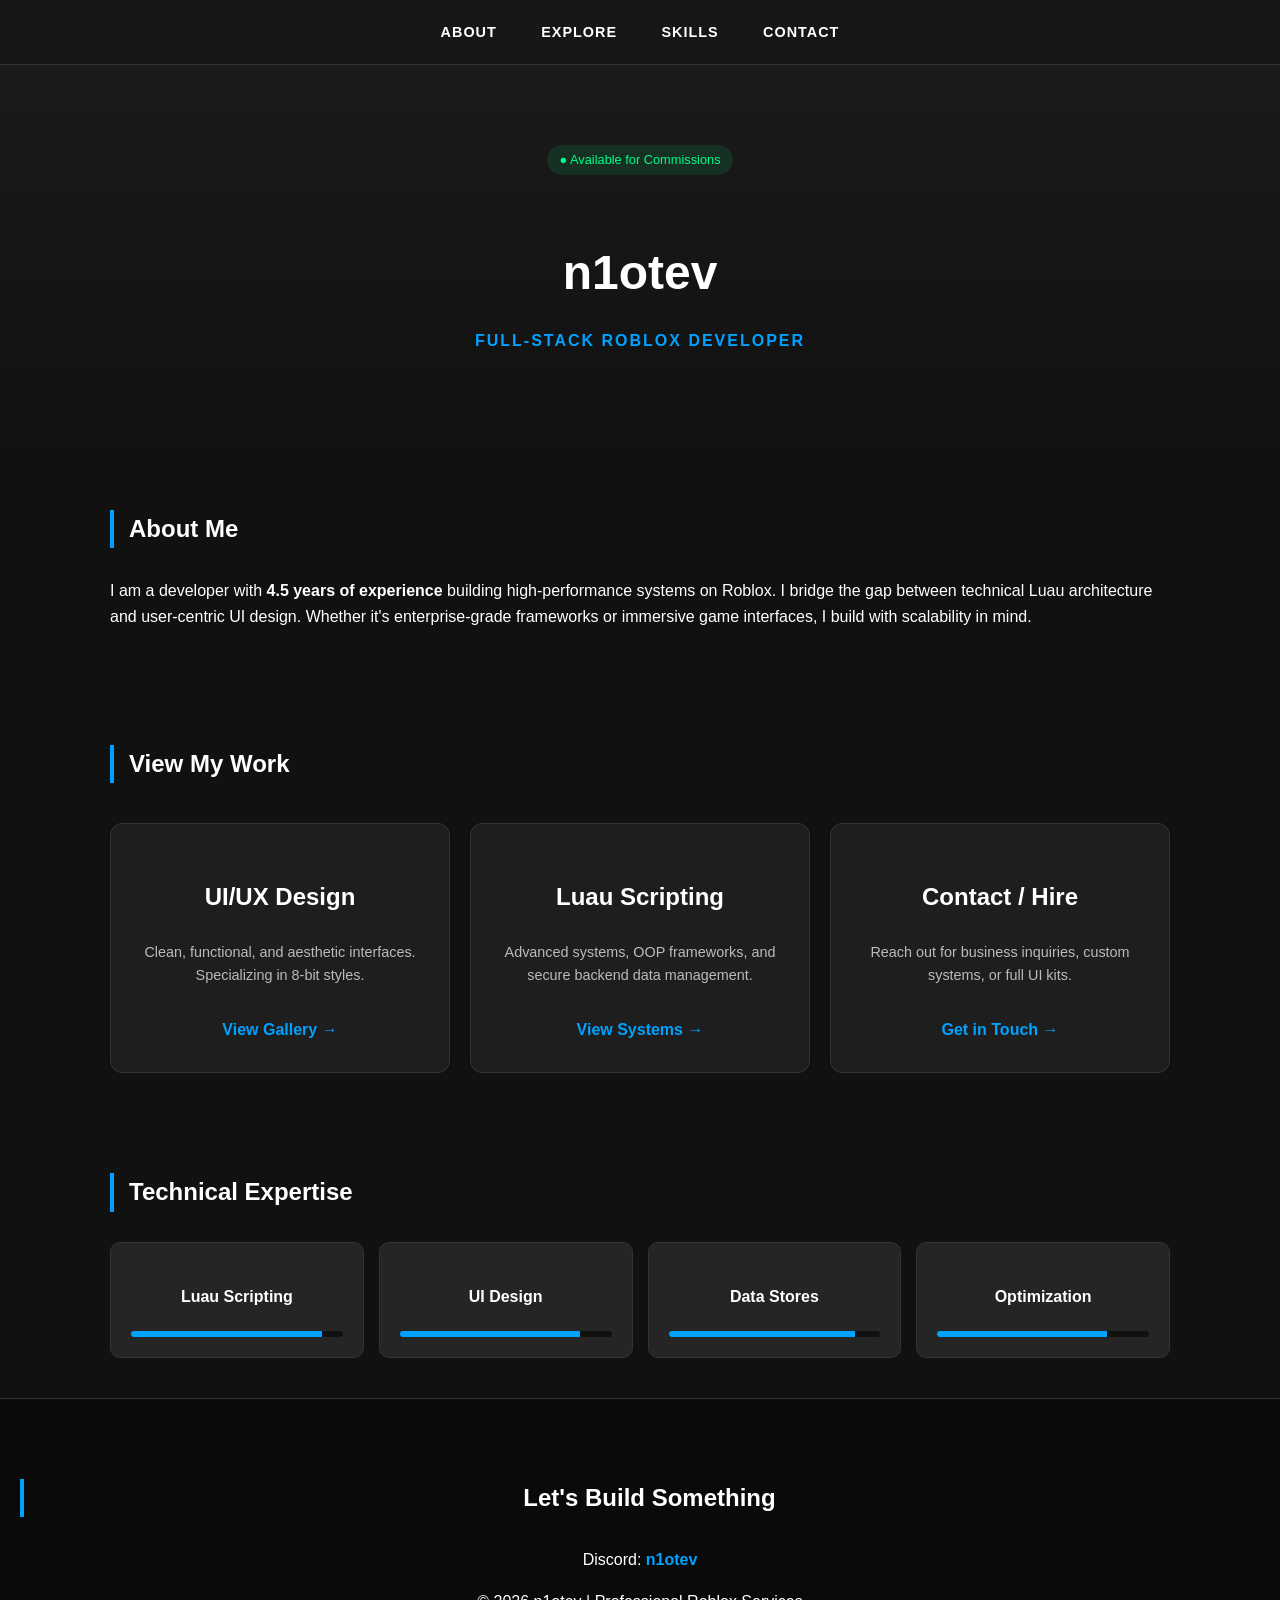
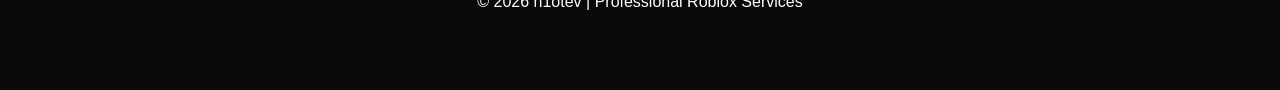
<file: index.html>
<!DOCTYPE html>
<html lang="en">
<head>
    <meta charset="UTF-8">
    <meta name="viewport" content="width=device-width, initial-scale=1.0">
    <title>n1otev | Portfolio Hub</title>
    <link rel="stylesheet" href="style.css">
    <style>
        /* General Styles for Hub */
        .hero-section {
            text-align: center;
            padding: 80px 20px;
            background: linear-gradient(180deg, #1a1a1a 0%, #111 100%);
        }

        .hero-section h1 {
            font-size: 3rem;
            margin-bottom: 10px;
            color: #fff;
        }

        .hero-section p {
            color: #00a2ff;
            font-weight: bold;
            letter-spacing: 2px;
            text-transform: uppercase;
        }

        /* Navigation Cards */
        .hub-grid {
            display: grid;
            grid-template-columns: repeat(auto-fit, minmax(280px, 1fr));
            gap: 20px;
            margin-top: 40px;
        }

        .nav-card {
            background: #1e1e1e;
            border: 1px solid #333;
            border-radius: 12px;
            padding: 30px;
            text-align: center;
            transition: 0.3s cubic-bezier(0.4, 0, 0.2, 1);
            text-decoration: none;
            color: white;
            display: flex;
            flex-direction: column;
            justify-content: center;
            min-height: 200px;
        }

        .nav-card:hover {
            border-color: #00a2ff;
            transform: translateY(-10px);
            background: #252525;
            box-shadow: 0 10px 20px rgba(0, 162, 255, 0.1);
        }

        .nav-card i {
            font-size: 2.5rem;
            color: #00a2ff;
            margin-bottom: 15px;
        }

        .nav-card h3 {
            font-size: 1.5rem;
            margin-bottom: 10px;
        }

        .nav-card p {
            font-size: 0.9rem;
            color: #bbb;
        }

        /* Skills Section */
        .skill-grid {
            display: grid;
            grid-template-columns: repeat(auto-fit, minmax(180px, 1fr));
            gap: 15px;
            margin-top: 20px;
        }

        .skill-card {
            background: #252525;
            padding: 20px;
            border-radius: 10px;
            text-align: center;
            border: 1px solid #333;
        }

        .skill-bar-bg {
            background: #111;
            height: 6px;
            border-radius: 3px;
            margin-top: 10px;
            overflow: hidden;
        }

        .skill-bar-fill {
            background: #00a2ff;
            height: 100%;
        }

        .status-badge {
            display: inline-block;
            background: rgba(0, 255, 136, 0.1);
            color: #00ff88;
            padding: 5px 12px;
            border-radius: 20px;
            font-size: 0.8rem;
            margin-bottom: 20px;
        }
    </style>
</head>
<body>

    <nav>
        <a href="#about">About</a>
        <a href="#explore">Explore</a>
        <a href="#skills">Skills</a>
        <a href="#contact">Contact</a>
    </nav>

    <section class="hero-section">
        <div class="status-badge">● Available for Commissions</div>
        <h1>n1otev</h1>
        <p>Full-Stack Roblox Developer</p>
    </section>

    <div class="container" id="about">
        <h2>About Me</h2>
        <p>I am a developer with <strong>4.5 years of experience</strong> building high-performance systems on Roblox. I bridge the gap between technical Luau architecture and user-centric UI design. Whether it's enterprise-grade frameworks or immersive game interfaces, I build with scalability in mind.</p>
    </div>

    <div class="container" id="explore">
        <h2>View My Work</h2>
        <div class="hub-grid">
            
            <a href="UIPage.html" class="nav-card">
                <h3>UI/UX Design</h3>
                <p>Clean, functional, and aesthetic interfaces. Specializing in 8-bit styles.</p>
                <span style="color: #00a2ff; margin-top: 15px; font-weight: bold;">View Gallery →</span>
            </a>

            <a href="ScriptingPage.html" class="nav-card">
                <h3>Luau Scripting</h3>
                <p>Advanced systems, OOP frameworks, and secure backend data management.</p>
                <span style="color: #00a2ff; margin-top: 15px; font-weight: bold;">View Systems →</span>
            </a>

            <a href="#contact" class="nav-card">
                <h3>Contact / Hire</h3>
                <p>Reach out for business inquiries, custom systems, or full UI kits.</p>
                <span style="color: #00a2ff; margin-top: 15px; font-weight: bold;">Get in Touch →</span>
            </a>

        </div>
    </div>

    <div class="container" id="skills">
        <h2>Technical Expertise</h2>
        <div class="skill-grid">
            
            <div class="skill-card">
                <h4>Luau Scripting</h4>
                <div class="skill-bar-bg"><div class="skill-bar-fill" style="width: 90%;"></div></div>
            </div>

            <div class="skill-card">
                <h4>UI Design</h4>
                <div class="skill-bar-bg"><div class="skill-bar-fill" style="width: 85%;"></div></div>
            </div>

            <div class="skill-card">
                <h4>Data Stores</h4>
                <div class="skill-bar-bg"><div class="skill-bar-fill" style="width: 88%;"></div></div>
            </div>

            <div class="skill-card">
                <h4>Optimization</h4>
                <div class="skill-bar-bg"><div class="skill-bar-fill" style="width: 80%;"></div></div>
            </div>

        </div>
    </div>

    <footer id="contact">
        <h2>Let's Build Something</h2>
        <div class="contact-info">
            <p>Discord: <strong>n1otev</strong></p>
            <p>&copy; 2026 n1otev | Professional Roblox Services</p>
        </div>
    </footer>

</body>
</html>
</file>
<file: style.css>
/* --- Variables for easy color changes --- */
:root {
    --bg-dark: #111111;
    --bg-card: #1e1e1e;
    --accent: #00a2ff; /* Roblox Blue */
    --accent-hover: #0081cc;
    --text-main: #ffffff;
    --text-dim: #b3b3b3;
    --border: #333333;
}

/* --- Global Styles --- */
* {
    box-sizing: border-box;
}

body {
    font-family: 'Inter', -apple-system, BlinkMacSystemFont, "Segoe UI", Roboto, sans-serif;
    line-height: 1.6;
    margin: 0;
    background-color: var(--bg-dark);
    color: var(--text-main);
    scroll-behavior: smooth;
}

.container {
    max-width: 1100px;
    margin: auto;
    padding: 40px 20px;
}

/* --- Navigation --- */
nav {
    background: rgba(25, 25, 25, 0.95);
    backdrop-filter: blur(10px);
    padding: 1.2rem;
    text-align: center;
    position: sticky;
    top: 0;
    z-index: 1000;
    border-bottom: 1px solid var(--border);
}

nav a {
    color: var(--text-main);
    text-decoration: none;
    margin: 0 20px;
    font-weight: 600;
    font-size: 0.9rem;
    text-transform: uppercase;
    letter-spacing: 1px;
    transition: color 0.2s;
}

nav a:hover {
    color: var(--accent);
}

/* --- Hero Section --- */
header {
    height: 60vh;
    display: flex;
    flex-direction: column;
    justify-content: center;
    align-items: center;
    text-align: center;
    background: linear-gradient(45deg, #111 30%, rgba(0, 162, 255, 0.1)), 
                url('your-banner.jpg'); /* Add your game banner here */
    background-size: cover;
    background-position: center;
}

header h1 {
    font-size: 3rem;
    margin-bottom: 10px;
}

header p {
    color: var(--accent);
    font-size: 1.2rem;
    font-weight: bold;
}

/* --- Portfolio Grid --- */
h2 {
    border-left: 4px solid var(--accent);
    padding-left: 15px;
    margin-bottom: 30px;
}

.grid {
    display: grid;
    grid-template-columns: repeat(auto-fit, minmax(320px, 1fr));
    gap: 25px;
}

.card {
    background: var(--bg-card);
    border-radius: 12px;
    overflow: hidden;
    border: 1px solid var(--border);
    transition: all 0.3s ease;
}

.card:hover {
    transform: translateY(-8px);
    border-color: var(--accent);
    box-shadow: 0 10px 20px rgba(0,0,0,0.5);
}

.card img {
    width: 100%;
    height: 200px;
    object-fit: cover;
}

.card-content {
    padding: 20px;
}

.card-content h3 {
    margin-top: 0;
}

.card-content p {
    color: var(--text-dim);
    font-size: 0.95rem;
}

/* --- Buttons --- */
.btn {
    display: inline-block;
    background: var(--accent);
    color: white;
    padding: 10px 20px;
    border-radius: 6px;
    text-decoration: none;
    font-weight: bold;
    font-size: 0.9rem;
    transition: background 0.2s;
}

.btn:hover {
    background: var(--accent-hover);
}

/* --- Footer --- */
footer {
    text-align: center;
    padding: 60px 20px;
    background: #0a0a0a;
    border-top: 1px solid var(--border);
}

.contact-info strong {
    color: var(--accent);
}
</file>
